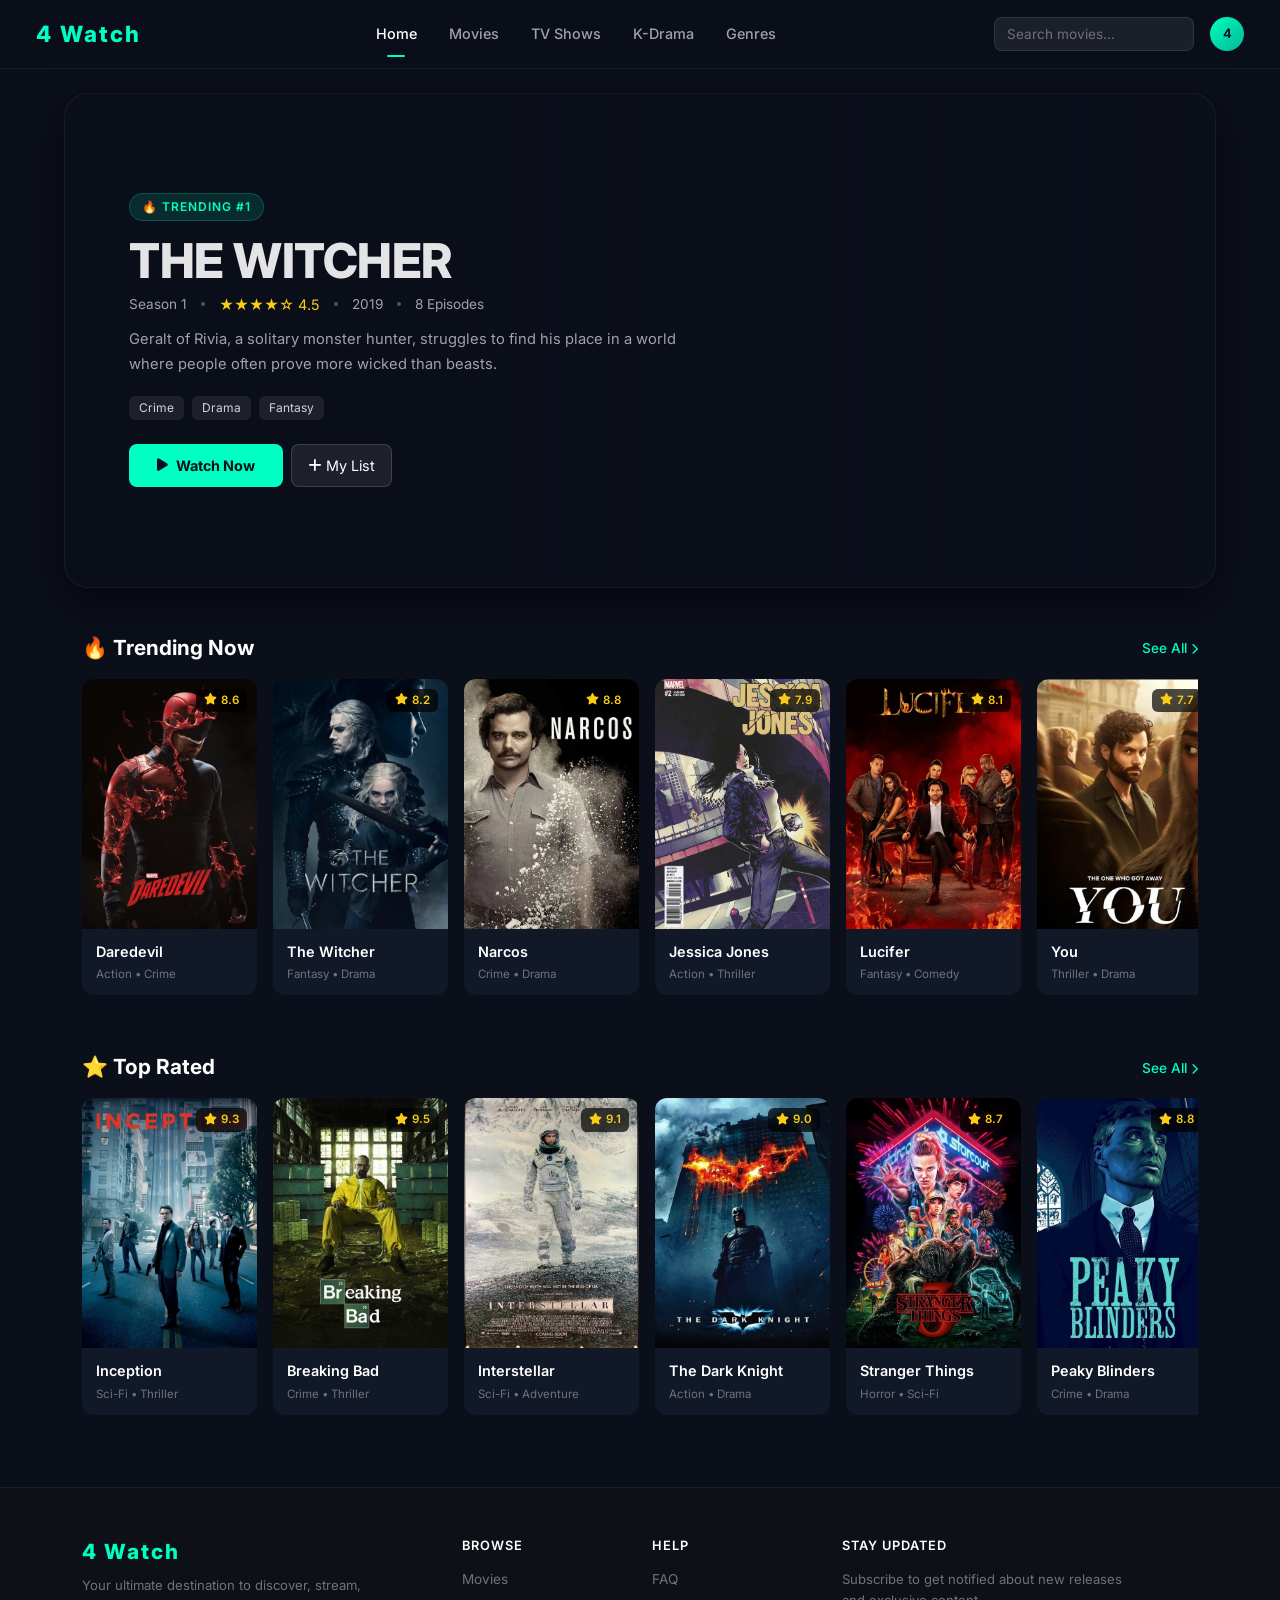
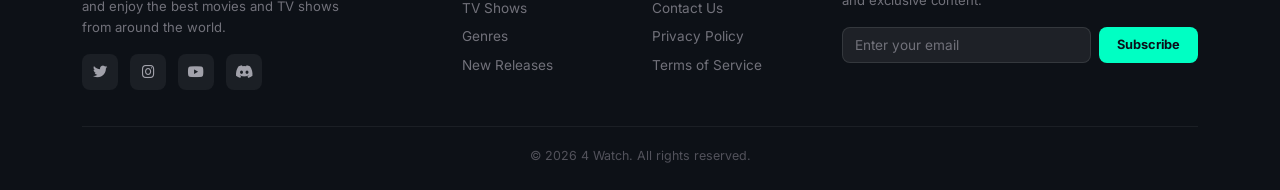
<file: index.html>
<!doctype html>
<html lang="en">
  <head>
    <meta charset="UTF-8" />
    <meta name="viewport" content="width=device-width, initial-scale=1.0" />
    <title>4 Watch — Stream Movies & TV Shows</title>
    <meta
      name="description"
      content="4 Watch — Your ultimate destination to stream movies and TV shows."
    />

    <!-- Google Font -->
    <link rel="preconnect" href="https://fonts.googleapis.com" />
    <link
      href="https://fonts.googleapis.com/css2?family=Inter:wght@400;500;600;700;800&display=swap"
      rel="stylesheet"
    />

    <!-- Bootstrap -->
    <link
      href="https://cdn.jsdelivr.net/npm/bootstrap@5.3.0/dist/css/bootstrap.min.css"
      rel="stylesheet"
    />

    <!-- Font Awesome -->
    <link
      rel="stylesheet"
      href="https://cdnjs.cloudflare.com/ajax/libs/font-awesome/6.5.0/css/all.min.css"
    />

    <style>
      * {
        box-sizing: border-box;
      }

      body {
        background-color: #0b0f1a;
        color: #e4e4e7;
        font-family: "Inter", "Segoe UI", sans-serif;
        margin: 0;
        overflow-x: hidden;
      }

      /* ===== NAVBAR ===== */
      .navbar {
        background: rgba(11, 15, 26, 0.85);
        backdrop-filter: blur(14px);
        -webkit-backdrop-filter: blur(14px);
        border-bottom: 1px solid rgba(255, 255, 255, 0.06);
        padding: 0.75rem 1.5rem;
        position: sticky;
        top: 0;
        z-index: 1000;
      }
      .navbar-brand {
        color: #00ffc3 !important;
        font-weight: 800;
        font-size: 1.4rem;
        letter-spacing: 2px;
      }
      .nav-link {
        color: #a1a1aa !important;
        font-weight: 500;
        font-size: 0.9rem;
        transition: color 0.25s;
        position: relative;
      }
      .nav-link:hover,
      .nav-link.active {
        color: #fff !important;
      }
      .nav-link.active::after {
        content: "";
        position: absolute;
        bottom: -4px;
        left: 50%;
        transform: translateX(-50%);
        width: 18px;
        height: 2px;
        background: #00ffc3;
        border-radius: 2px;
      }
      .nav-search {
        background: rgba(255, 255, 255, 0.07);
        border: 1px solid rgba(255, 255, 255, 0.1);
        border-radius: 8px;
        padding: 6px 12px;
        color: #fff;
        font-size: 0.85rem;
        width: 200px;
        transition:
          border-color 0.3s,
          width 0.3s;
      }
      .nav-search::placeholder {
        color: #71717a;
      }
      .nav-search:focus {
        outline: none;
        border-color: #00ffc3;
        width: 240px;
      }
      .nav-avatar {
        width: 34px;
        height: 34px;
        border-radius: 50%;
        background: linear-gradient(135deg, #00ffc3, #00b894);
        display: flex;
        align-items: center;
        justify-content: center;
        font-weight: 700;
        font-size: 0.8rem;
        color: #0b0f1a;
        cursor: pointer;
      }

      /* ===== HERO ===== */
      .hero {
        min-height: 55vh;
        background:
          linear-gradient(
            to right,
            rgba(11, 15, 26, 0.95) 35%,
            rgba(11, 15, 26, 0.3)
          ),
          url("https://images.unsplash.com/photo-1606112219348-204d7d8b94ee");
        background-size: cover;
        background-position: center;
        display: flex;
        align-items: center;
        padding: 0 5%;
        margin: 24px 5%;
        border-radius: 24px;
        box-shadow: 0 15px 40px rgba(0, 0, 0, 0.5);
        border: 1px solid rgba(255, 255, 255, 0.05);
      }
      .hero-content {
        max-width: 560px;
      }
      .hero-badge {
        display: inline-block;
        background: rgba(0, 255, 195, 0.12);
        color: #00ffc3;
        font-size: 0.75rem;
        font-weight: 600;
        padding: 4px 12px;
        border-radius: 20px;
        letter-spacing: 1px;
        text-transform: uppercase;
        margin-bottom: 14px;
        border: 1px solid rgba(0, 255, 195, 0.2);
      }
      .hero h1 {
        font-size: 3rem;
        font-weight: 800;
        letter-spacing: -0.5px;
        line-height: 1.1;
        margin-bottom: 6px;
      }
      .hero-meta {
        display: flex;
        align-items: center;
        gap: 14px;
        font-size: 0.85rem;
        color: #a1a1aa;
        margin-bottom: 10px;
        flex-wrap: wrap;
      }
      .hero-meta .dot {
        width: 4px;
        height: 4px;
        border-radius: 50%;
        background: #52525b;
      }
      .rating {
        color: #facc15;
        font-size: 0.9rem;
      }
      .hero-desc {
        color: #a1a1aa;
        font-size: 0.92rem;
        line-height: 1.65;
        margin-top: 12px;
        margin-bottom: 20px;
      }
      .btn-play {
        background: #00ffc3;
        border: none;
        color: #0b0f1a;
        font-weight: 700;
        padding: 10px 28px;
        border-radius: 8px;
        font-size: 0.9rem;
        display: inline-flex;
        align-items: center;
        gap: 8px;
        transition:
          transform 0.2s,
          box-shadow 0.3s;
      }
      .btn-play:hover {
        transform: translateY(-2px);
        box-shadow: 0 0 20px rgba(0, 255, 195, 0.35);
      }
      .btn-add {
        background: rgba(255, 255, 255, 0.08);
        border: 1px solid rgba(255, 255, 255, 0.15);
        color: #fff;
        padding: 10px 16px;
        border-radius: 8px;
        font-size: 0.9rem;
        transition: background 0.25s;
      }
      .btn-add:hover {
        background: rgba(255, 255, 255, 0.15);
        color: #fff;
      }

      /* ===== SECTION HEADERS ===== */
      .section-header {
        display: flex;
        justify-content: space-between;
        align-items: center;
        margin-bottom: 18px;
      }
      .section-title {
        font-size: 1.3rem;
        font-weight: 700;
        color: #fff;
        margin: 0;
      }
      .see-all {
        color: #00ffc3;
        font-size: 0.85rem;
        font-weight: 500;
        text-decoration: none;
        transition: opacity 0.2s;
      }
      .see-all:hover {
        opacity: 0.7;
        color: #00ffc3;
      }

      /* ===== MOVIE CARDS ===== */
      .movie-card {
        background: #111827;
        border-radius: 12px;
        overflow: hidden;
        transition:
          transform 0.3s,
          box-shadow 0.3s;
        min-width: 175px;
        cursor: pointer;
        position: relative;
      }
      .movie-card:hover {
        transform: translateY(-6px);
        box-shadow: 0 12px 30px rgba(0, 0, 0, 0.5);
      }
      .movie-card img {
        width: 100%;
        height: 250px;
        object-fit: cover;
        display: block;
      }
      .card-overlay {
        position: absolute;
        top: 0;
        left: 0;
        right: 0;
        bottom: 0;
        background: linear-gradient(
          to top,
          rgba(17, 24, 39, 0.95) 0%,
          transparent 50%
        );
        opacity: 0;
        transition: opacity 0.3s;
        display: flex;
        align-items: flex-end;
        padding: 14px;
      }
      .movie-card:hover .card-overlay {
        opacity: 1;
      }
      .card-rating {
        position: absolute;
        top: 10px;
        right: 10px;
        background: rgba(0, 0, 0, 0.7);
        backdrop-filter: blur(6px);
        color: #facc15;
        font-size: 0.72rem;
        font-weight: 600;
        padding: 3px 8px;
        border-radius: 6px;
        display: flex;
        align-items: center;
        gap: 4px;
      }
      .movie-info {
        padding: 12px 14px;
      }
      .movie-title {
        font-size: 0.9rem;
        font-weight: 600;
        color: #fff;
        margin-bottom: 4px;
      }
      .movie-genre {
        font-size: 0.72rem;
        color: #71717a;
      }

      /* ===== SCROLL ROW ===== */
      .scroll-row {
        overflow-x: auto;
        display: flex;
        gap: 16px;
        padding-bottom: 12px;
        scroll-behavior: smooth;
      }
      .scroll-row::-webkit-scrollbar {
        height: 4px;
      }
      .scroll-row::-webkit-scrollbar-track {
        background: transparent;
      }
      .scroll-row::-webkit-scrollbar-thumb {
        background: #00ffc3;
        border-radius: 4px;
      }

      /* ===== FOOTER ===== */
      footer {
        background: #0d1117;
        border-top: 1px solid rgba(255, 255, 255, 0.06);
        padding: 48px 0 24px;
        margin-top: 60px;
      }
      .footer-brand {
        font-size: 1.3rem;
        font-weight: 800;
        color: #00ffc3;
        letter-spacing: 2px;
        margin-bottom: 8px;
      }
      .footer-desc {
        color: #71717a;
        font-size: 0.82rem;
        max-width: 280px;
        line-height: 1.6;
      }
      .footer-heading {
        font-size: 0.8rem;
        font-weight: 600;
        color: #fff;
        text-transform: uppercase;
        letter-spacing: 1px;
        margin-bottom: 14px;
      }
      .footer-link {
        display: block;
        color: #71717a;
        text-decoration: none;
        font-size: 0.85rem;
        margin-bottom: 8px;
        transition: color 0.2s;
      }
      .footer-link:hover {
        color: #00ffc3;
      }
      .social-icon {
        width: 36px;
        height: 36px;
        border-radius: 8px;
        background: rgba(255, 255, 255, 0.06);
        display: inline-flex;
        align-items: center;
        justify-content: center;
        color: #a1a1aa;
        font-size: 0.9rem;
        transition:
          background 0.25s,
          color 0.25s;
        text-decoration: none;
        margin-right: 8px;
      }
      .social-icon:hover {
        background: #00ffc3;
        color: #0b0f1a;
      }
      .footer-bottom {
        border-top: 1px solid rgba(255, 255, 255, 0.06);
        padding-top: 20px;
        margin-top: 36px;
        text-align: center;
        color: #52525b;
        font-size: 0.78rem;
      }

      /* ===== ANIMATIONS ===== */
      @keyframes fadeInUp {
        from {
          opacity: 0;
          transform: translateY(20px);
        }
        to {
          opacity: 1;
          transform: translateY(0);
        }
      }
      .fade-in-up {
        animation: fadeInUp 0.6s ease forwards;
      }
      .delay-1 {
        animation-delay: 0.1s;
      }
      .delay-2 {
        animation-delay: 0.2s;
      }
      .delay-3 {
        animation-delay: 0.3s;
      }
    </style>
  </head>

  <body>
    <!-- NAVBAR -->
    <nav class="navbar navbar-expand-lg navbar-dark">
      <div class="container-fluid">
        <a class="navbar-brand" href="#">4 Watch</a>

        <button
          class="navbar-toggler border-0"
          type="button"
          data-bs-toggle="collapse"
          data-bs-target="#mainNav"
        >
          <span class="navbar-toggler-icon"></span>
        </button>

        <div class="collapse navbar-collapse" id="mainNav">
          <ul class="navbar-nav mx-auto gap-3">
            <li class="nav-item">
              <a class="nav-link active" href="#">Home</a>
            </li>
            <li class="nav-item">
              <a class="nav-link" href="movies.html">Movies</a>
            </li>
            <li class="nav-item">
              <a class="nav-link" href="tvshows.html">TV Shows</a>
            </li>
            <li class="nav-item">
              <a class="nav-link" href="kdrama.html">K-Drama</a>
            </li>
            <li class="nav-item">
              <a class="nav-link" href="genres.html">Genres</a>
            </li>
          </ul>

          <div class="d-flex align-items-center gap-3 mt-3 mt-lg-0">
            <input
              type="text"
              class="nav-search d-none d-lg-block"
              placeholder="Search movies..."
            />
            <div class="nav-avatar">4</div>
          </div>
        </div>
      </div>
    </nav>

    <!-- HERO SECTION -->
    <section class="hero">
      <div class="hero-content">
        <span class="hero-badge fade-in-up">🔥 Trending #1</span>
        <h1 class="fade-in-up delay-1">THE WITCHER</h1>

        <div class="hero-meta fade-in-up delay-2">
          <span>Season 1</span>
          <span class="dot"></span>
          <span class="rating">★★★★☆ 4.5</span>
          <span class="dot"></span>
          <span>2019</span>
          <span class="dot"></span>
          <span>8 Episodes</span>
        </div>

        <p class="hero-desc fade-in-up delay-2">
          Geralt of Rivia, a solitary monster hunter, struggles to find his
          place in a world where people often prove more wicked than beasts.
        </p>

        <div
          class="hero-meta fade-in-up delay-2"
          style="gap: 8px; margin-bottom: 0"
        >
          <span
            style="
              background: rgba(255, 255, 255, 0.08);
              padding: 3px 10px;
              border-radius: 6px;
              font-size: 0.75rem;
              color: #d4d4d8;
            "
            >Crime</span
          >
          <span
            style="
              background: rgba(255, 255, 255, 0.08);
              padding: 3px 10px;
              border-radius: 6px;
              font-size: 0.75rem;
              color: #d4d4d8;
            "
            >Drama</span
          >
          <span
            style="
              background: rgba(255, 255, 255, 0.08);
              padding: 3px 10px;
              border-radius: 6px;
              font-size: 0.75rem;
              color: #d4d4d8;
            "
            >Fantasy</span
          >
        </div>

        <div class="d-flex gap-2 mt-4 fade-in-up delay-3">
          <button class="btn btn-play">
            <i class="fas fa-play"></i> Watch Now
          </button>
          <button class="btn btn-add">
            <i class="fas fa-plus"></i> My List
          </button>
        </div>
      </div>
    </section>

    <!-- TRENDING NOW -->
    <div class="container mt-5">
      <div class="section-header">
        <h2 class="section-title">🔥 Trending Now</h2>
        <a href="#" class="see-all"
          >See All <i class="fas fa-chevron-right" style="font-size: 0.7rem"></i
        ></a>
      </div>
      <div class="scroll-row">
        <div class="movie-card">
          <img src="assets/images/daredevil.webp" alt="Daredevil" />
          <span class="card-rating"><i class="fas fa-star"></i> 8.6</span>
          <div class="card-overlay"></div>
          <div class="movie-info">
            <div class="movie-title">Daredevil</div>
            <div class="movie-genre">Action • Crime</div>
          </div>
        </div>

        <div class="movie-card">
          <img src="assets/images/thewitcher.jpg" alt="The Witcher" />
          <span class="card-rating"><i class="fas fa-star"></i> 8.2</span>
          <div class="card-overlay"></div>
          <div class="movie-info">
            <div class="movie-title">The Witcher</div>
            <div class="movie-genre">Fantasy • Drama</div>
          </div>
        </div>

        <div class="movie-card">
          <img src="assets/images/narcos.jpg" alt="Narcos" />
          <span class="card-rating"><i class="fas fa-star"></i> 8.8</span>
          <div class="card-overlay"></div>
          <div class="movie-info">
            <div class="movie-title">Narcos</div>
            <div class="movie-genre">Crime • Drama</div>
          </div>
        </div>

        <div class="movie-card">
          <img src="assets/images/jessicajones.jpg" alt="Jessica Jones" />
          <span class="card-rating"><i class="fas fa-star"></i> 7.9</span>
          <div class="card-overlay"></div>
          <div class="movie-info">
            <div class="movie-title">Jessica Jones</div>
            <div class="movie-genre">Action • Thriller</div>
          </div>
        </div>

        <div class="movie-card">
          <img src="assets/images/lucifer.jpg" alt="Lucifer" />
          <span class="card-rating"><i class="fas fa-star"></i> 8.1</span>
          <div class="card-overlay"></div>
          <div class="movie-info">
            <div class="movie-title">Lucifer</div>
            <div class="movie-genre">Fantasy • Comedy</div>
          </div>
        </div>

        <div class="movie-card">
          <img src="assets/images/you.jpg" alt="You" />
          <span class="card-rating"><i class="fas fa-star"></i> 7.7</span>
          <div class="card-overlay"></div>
          <div class="movie-info">
            <div class="movie-title">You</div>
            <div class="movie-genre">Thriller • Drama</div>
          </div>
        </div>

        <div class="movie-card">
          <img src="assets/images/thecrown.jpg" alt="The Crown" />
          <span class="card-rating"><i class="fas fa-star"></i> 8.7</span>
          <div class="card-overlay"></div>
          <div class="movie-info">
            <div class="movie-title">The Crown</div>
            <div class="movie-genre">Biography • History</div>
          </div>
        </div>
      </div>
    </div>

    <!-- TOP RATED -->
    <div class="container mt-5">
      <div class="section-header">
        <h2 class="section-title">⭐ Top Rated</h2>
        <a href="#" class="see-all"
          >See All <i class="fas fa-chevron-right" style="font-size: 0.7rem"></i
        ></a>
      </div>
      <div class="scroll-row">
        <div class="movie-card">
          <img src="assets/images/inception.webp" alt="Inception" />
          <span class="card-rating"><i class="fas fa-star"></i> 9.3</span>
          <div class="card-overlay"></div>
          <div class="movie-info">
            <div class="movie-title">Inception</div>
            <div class="movie-genre">Sci-Fi • Thriller</div>
          </div>
        </div>

        <div class="movie-card">
          <img src="assets/images/breaking-bad.jpg" alt="Breaking Bad" />
          <span class="card-rating"><i class="fas fa-star"></i> 9.5</span>
          <div class="card-overlay"></div>
          <div class="movie-info">
            <div class="movie-title">Breaking Bad</div>
            <div class="movie-genre">Crime • Thriller</div>
          </div>
        </div>

        <div class="movie-card">
          <img src="assets/images/interstellar.jpg" alt="Interstellar" />
          <span class="card-rating"><i class="fas fa-star"></i> 9.1</span>
          <div class="card-overlay"></div>
          <div class="movie-info">
            <div class="movie-title">Interstellar</div>
            <div class="movie-genre">Sci-Fi • Adventure</div>
          </div>
        </div>

        <div class="movie-card">
          <img src="assets/images/thedarkknight.jpg" alt="The Dark Knight" />
          <span class="card-rating"><i class="fas fa-star"></i> 9.0</span>
          <div class="card-overlay"></div>
          <div class="movie-info">
            <div class="movie-title">The Dark Knight</div>
            <div class="movie-genre">Action • Drama</div>
          </div>
        </div>

        <div class="movie-card">
          <img src="assets/images/strangerthings.webp" alt="Stranger Things" />
          <span class="card-rating"><i class="fas fa-star"></i> 8.7</span>
          <div class="card-overlay"></div>
          <div class="movie-info">
            <div class="movie-title">Stranger Things</div>
            <div class="movie-genre">Horror • Sci-Fi</div>
          </div>
        </div>

        <div class="movie-card">
          <img src="assets/images/peakyblinders.webp" alt="Peaky Blinders" />
          <span class="card-rating"><i class="fas fa-star"></i> 8.8</span>
          <div class="card-overlay"></div>
          <div class="movie-info">
            <div class="movie-title">Peaky Blinders</div>
            <div class="movie-genre">Crime • Drama</div>
          </div>
        </div>
        <div class="movie-card">
          <img src="assets/images/comic8.jpg" alt="Comic 8" />
          <span class="card-rating"><i class="fas fa-star"></i> 8.8</span>
          <div class="card-overlay"></div>
          <div class="movie-info">
            <div class="movie-title">Comic 8</div>
            <div class="movie-genre">Comedy • Action</div>
          </div>
        </div>
      </div>
    </div>

    <!-- FOOTER -->
    <footer>
      <div class="container">
        <div class="row g-4">
          <div class="col-lg-4 col-md-6">
            <div class="footer-brand">4 Watch</div>
            <p class="footer-desc">
              Your ultimate destination to discover, stream, and enjoy the best
              movies and TV shows from around the world.
            </p>
            <div class="mt-3">
              <a href="#" class="social-icon"><i class="fab fa-twitter"></i></a>
              <a href="#" class="social-icon"
                ><i class="fab fa-instagram"></i
              ></a>
              <a href="#" class="social-icon"><i class="fab fa-youtube"></i></a>
              <a href="#" class="social-icon"><i class="fab fa-discord"></i></a>
            </div>
          </div>
          <div class="col-lg-2 col-md-6 col-6">
            <div class="footer-heading">Browse</div>
            <a href="#" class="footer-link">Movies</a>
            <a href="#" class="footer-link">TV Shows</a>
            <a href="#" class="footer-link">Genres</a>
            <a href="#" class="footer-link">New Releases</a>
          </div>
          <div class="col-lg-2 col-md-6 col-6">
            <div class="footer-heading">Help</div>
            <a href="#" class="footer-link">FAQ</a>
            <a href="#" class="footer-link">Contact Us</a>
            <a href="#" class="footer-link">Privacy Policy</a>
            <a href="#" class="footer-link">Terms of Service</a>
          </div>
          <div class="col-lg-4 col-md-6">
            <div class="footer-heading">Stay Updated</div>
            <p class="footer-desc">
              Subscribe to get notified about new releases and exclusive
              content.
            </p>
            <div class="d-flex gap-2 mt-2">
              <input
                id="subscribeInput"
                type="email"
                class="nav-search flex-grow-1"
                placeholder="Enter your email"
                style="width: auto"
              />
              <button
                id="subscribeBtn"
                class="btn btn-play"
                style="padding: 8px 18px; font-size: 0.8rem"
              >
                Subscribe
              </button>
            </div>
          </div>
        </div>
        <div class="footer-bottom">© 2026 4 Watch. All rights reserved.</div>
      </div>
    </footer>

    <!-- SCRIPTS -->
    <script src="https://cdn.jsdelivr.net/npm/bootstrap@5.3.0/dist/js/bootstrap.bundle.min.js"></script>
    <script>
      // DOM = Mengakses HTML
      const movieCards = document.querySelectorAll(".movie-card");
      const subscribeInput = document.getElementById("subscribeInput");
      const subscribeBtn = document.getElementById("subscribeBtn");

      // Function = Menjalankan perintah
      function handleSubscribe(event) {
        // Event = Menangkap aksi user
        event.preventDefault(); // Mencegah form reload atau default button action

        // Form handling = Mengatur input user
        const emailValue = subscribeInput.value.trim();

        if (emailValue === "") {
          alert("Silakan masukkan email Anda untuk berlangganan!");
        } else if (!emailValue.includes("@")) {
          alert("Format email tidak valid!");
        } else {
          alert(`Terima kasih! Email ${emailValue} berhasil didaftarkan.`);
          subscribeInput.value = ""; // Mengosongkan input form
        }
      }

      function handleMovieClick(title) {
        alert("Memilih film: " + title);
      }

      // Event = Menambahkan event listener ke elemen
      if (subscribeBtn) {
        subscribeBtn.addEventListener("click", handleSubscribe);
      }

      movieCards.forEach((card) => {
        card.addEventListener("click", () => {
          const title = card.querySelector(".movie-title").innerText;
          handleMovieClick(title);
        });
      });
    </script>
  </body>
</html>
</file>
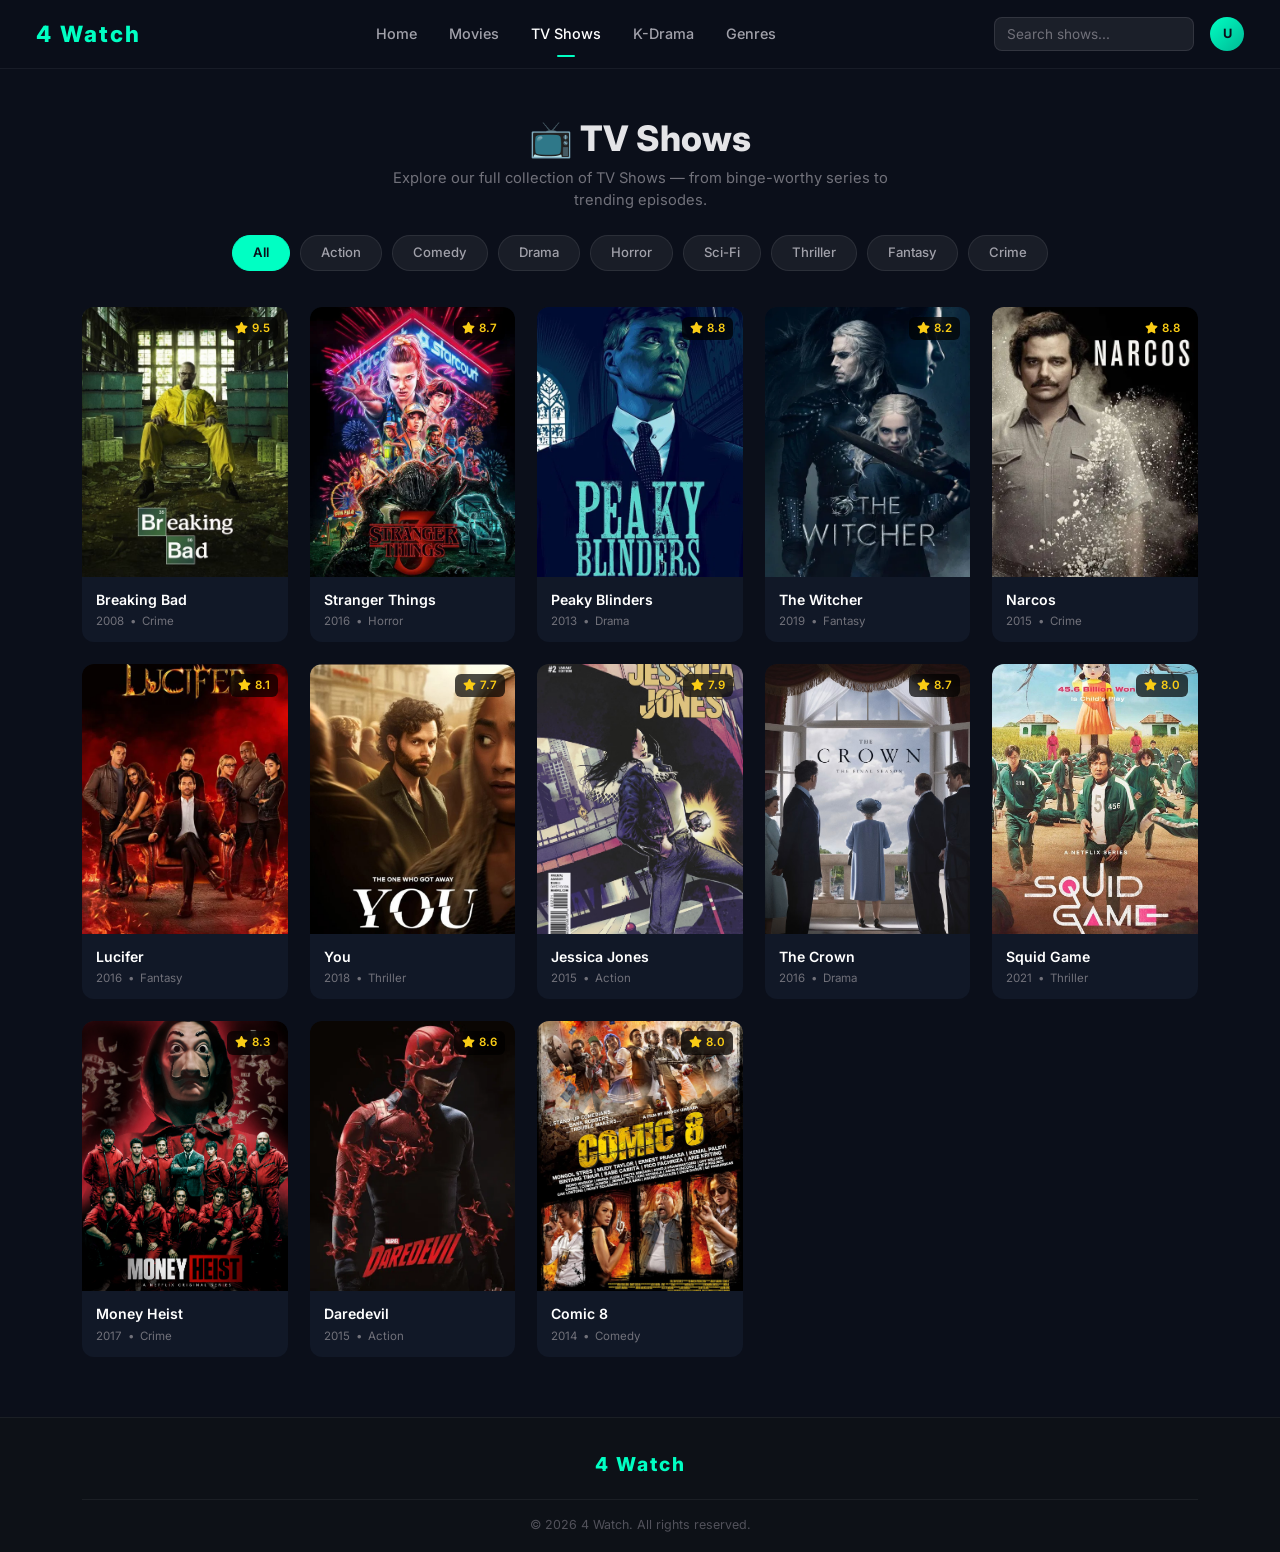
<file: tvshows.html>
<!doctype html>
<html lang="en">
  <head>
    <meta charset="UTF-8" />
    <meta name="viewport" content="width=device-width, initial-scale=1.0" />
    <title>TV Shows — 4 Watch</title>
    <meta name="description" content="Browse all TV Shows on 4 Watch." />
    <link rel="preconnect" href="https://fonts.googleapis.com" />
    <link
      href="https://fonts.googleapis.com/css2?family=Inter:wght@400;500;600;700;800&display=swap"
      rel="stylesheet"
    />
    <link
      href="https://cdn.jsdelivr.net/npm/bootstrap@5.3.0/dist/css/bootstrap.min.css"
      rel="stylesheet"
    />
    <link
      rel="stylesheet"
      href="https://cdnjs.cloudflare.com/ajax/libs/font-awesome/6.5.0/css/all.min.css"
    />
    <style>
      * {
        box-sizing: border-box;
      }
      body {
        background: #0b0f1a;
        color: #e4e4e7;
        font-family: "Inter", "Segoe UI", sans-serif;
        margin: 0;
      }
      .navbar {
        background: rgba(11, 15, 26, 0.85);
        backdrop-filter: blur(14px);
        border-bottom: 1px solid rgba(255, 255, 255, 0.06);
        padding: 0.75rem 1.5rem;
        position: sticky;
        top: 0;
        z-index: 1000;
      }
      .navbar-brand {
        color: #00ffc3 !important;
        font-weight: 800;
        font-size: 1.4rem;
        letter-spacing: 2px;
      }
      .nav-link {
        color: #a1a1aa !important;
        font-weight: 500;
        font-size: 0.9rem;
        transition: color 0.25s;
        position: relative;
      }
      .nav-link:hover,
      .nav-link.active {
        color: #fff !important;
      }
      .nav-link.active::after {
        content: "";
        position: absolute;
        bottom: -4px;
        left: 50%;
        transform: translateX(-50%);
        width: 18px;
        height: 2px;
        background: #00ffc3;
        border-radius: 2px;
      }
      .nav-search {
        background: rgba(255, 255, 255, 0.07);
        border: 1px solid rgba(255, 255, 255, 0.1);
        border-radius: 8px;
        padding: 6px 12px;
        color: #fff;
        font-size: 0.85rem;
        width: 200px;
        transition:
          border-color 0.3s,
          width 0.3s;
      }
      .nav-search::placeholder {
        color: #71717a;
      }
      .nav-search:focus {
        outline: none;
        border-color: #00ffc3;
        width: 240px;
      }
      .nav-avatar {
        width: 34px;
        height: 34px;
        border-radius: 50%;
        background: linear-gradient(135deg, #00ffc3, #00b894);
        display: flex;
        align-items: center;
        justify-content: center;
        font-weight: 700;
        font-size: 0.8rem;
        color: #0b0f1a;
        cursor: pointer;
      }

      .page-header {
        padding: 48px 0 24px;
        text-align: center;
      }
      .page-header h1 {
        font-size: 2.2rem;
        font-weight: 800;
        margin-bottom: 8px;
      }
      .page-header p {
        color: #71717a;
        font-size: 0.92rem;
        max-width: 500px;
        margin: 0 auto;
      }

      .filter-bar {
        display: flex;
        gap: 10px;
        justify-content: center;
        flex-wrap: wrap;
        margin-bottom: 36px;
      }
      .filter-btn {
        background: rgba(255, 255, 255, 0.06);
        border: 1px solid rgba(255, 255, 255, 0.08);
        color: #a1a1aa;
        padding: 7px 20px;
        border-radius: 20px;
        font-size: 0.82rem;
        font-weight: 500;
        cursor: pointer;
        transition: all 0.25s;
      }
      .filter-btn:hover,
      .filter-btn.active {
        background: #00ffc3;
        color: #0b0f1a;
        border-color: #00ffc3;
        font-weight: 600;
      }

      .movie-grid {
        display: grid;
        grid-template-columns: repeat(auto-fill, minmax(190px, 1fr));
        gap: 22px;
      }
      .movie-card {
        background: #111827;
        border-radius: 12px;
        overflow: hidden;
        transition:
          transform 0.3s,
          box-shadow 0.3s;
        cursor: pointer;
        position: relative;
      }
      .movie-card:hover {
        transform: translateY(-6px);
        box-shadow: 0 12px 30px rgba(0, 0, 0, 0.5);
      }
      .movie-card img {
        width: 100%;
        height: 270px;
        object-fit: cover;
        display: block;
      }
      .card-rating {
        position: absolute;
        top: 10px;
        right: 10px;
        background: rgba(0, 0, 0, 0.7);
        backdrop-filter: blur(6px);
        color: #facc15;
        font-size: 0.72rem;
        font-weight: 600;
        padding: 3px 8px;
        border-radius: 6px;
        display: flex;
        align-items: center;
        gap: 4px;
      }
      .card-overlay {
        position: absolute;
        top: 0;
        left: 0;
        right: 0;
        bottom: 0;
        background: linear-gradient(
          to top,
          rgba(17, 24, 39, 0.95) 0%,
          transparent 50%
        );
        opacity: 0;
        transition: opacity 0.3s;
        display: flex;
        align-items: center;
        justify-content: center;
      }
      .movie-card:hover .card-overlay {
        opacity: 1;
      }
      .overlay-play {
        width: 44px;
        height: 44px;
        border-radius: 50%;
        background: #00ffc3;
        display: flex;
        align-items: center;
        justify-content: center;
        color: #0b0f1a;
        font-size: 1rem;
        box-shadow: 0 0 18px rgba(0, 255, 195, 0.3);
        margin-bottom: 40px;
      }
      .movie-info {
        padding: 12px 14px;
      }
      .movie-title {
        font-size: 0.88rem;
        font-weight: 600;
        color: #fff;
        margin-bottom: 3px;
      }
      .movie-meta {
        font-size: 0.72rem;
        color: #71717a;
        display: flex;
        align-items: center;
        gap: 6px;
      }

      .no-results {
        text-align: center;
        padding: 60px 0;
        color: #52525b;
        font-size: 1rem;
      }
      .no-results i {
        font-size: 2.5rem;
        margin-bottom: 12px;
        display: block;
        color: #333;
      }

      footer {
        background: #0d1117;
        border-top: 1px solid rgba(255, 255, 255, 0.06);
        padding: 32px 0 18px;
        margin-top: 60px;
      }
      .footer-brand {
        font-size: 1.2rem;
        font-weight: 800;
        color: #00ffc3;
        letter-spacing: 2px;
      }
      .footer-bottom {
        border-top: 1px solid rgba(255, 255, 255, 0.06);
        padding-top: 16px;
        margin-top: 20px;
        text-align: center;
        color: #52525b;
        font-size: 0.78rem;
      }
    </style>
  </head>
  <body>
    <nav class="navbar navbar-expand-lg navbar-dark">
      <div class="container-fluid">
        <a class="navbar-brand" href="index.html">4 Watch</a>
        <button
          class="navbar-toggler border-0"
          type="button"
          data-bs-toggle="collapse"
          data-bs-target="#mainNav"
        >
          <span class="navbar-toggler-icon"></span>
        </button>
        <div class="collapse navbar-collapse" id="mainNav">
          <ul class="navbar-nav mx-auto gap-3">
            <li class="nav-item">
              <a class="nav-link" href="index.html">Home</a>
            </li>
            <li class="nav-item">
              <a class="nav-link" href="movies.html">Movies</a>
            </li>
            <li class="nav-item">
              <a class="nav-link active" href="tvshows.html">TV Shows</a>
            </li>
            <li class="nav-item">
              <a class="nav-link" href="kdrama.html">K-Drama</a>
            </li>
            <li class="nav-item">
              <a class="nav-link" href="genres.html">Genres</a>
            </li>
          </ul>
          <div class="d-flex align-items-center gap-3 mt-3 mt-lg-0">
            <form id="searchForm" class="d-flex m-0">
              <input
                id="searchInput"
                type="text"
                class="nav-search d-none d-lg-block"
                placeholder="Search shows..."
              />
            </form>
            <div class="nav-avatar">U</div>
          </div>
        </div>
      </div>
    </nav>

    <div class="container">
      <div class="page-header">
        <h1 id="pageTitle">📺 TV Shows</h1>
        <p id="pageDesc">
          Explore our full collection of TV Shows — from binge-worthy series to
          trending episodes.
        </p>
      </div>
      <div class="filter-bar" id="filterBar">
        <button class="filter-btn active" data-genre="all">All</button>
        <button class="filter-btn" data-genre="action">Action</button>
        <button class="filter-btn" data-genre="comedy">Comedy</button>
        <button class="filter-btn" data-genre="drama">Drama</button>
        <button class="filter-btn" data-genre="horror">Horror</button>
        <button class="filter-btn" data-genre="sci-fi">Sci-Fi</button>
        <button class="filter-btn" data-genre="thriller">Thriller</button>
        <button class="filter-btn" data-genre="fantasy">Fantasy</button>
        <button class="filter-btn" data-genre="crime">Crime</button>
      </div>

      <div class="movie-grid" id="movieGrid"></div>
      <div class="no-results" id="noResults" style="display: none">
        <i class="fas fa-tv"></i>
        No TV shows found for this genre.
      </div>
    </div>

    <footer>
      <div class="container text-center">
        <div class="footer-brand">4 Watch</div>
        <div class="footer-bottom">© 2026 4 Watch. All rights reserved.</div>
      </div>
    </footer>

    <script src="https://cdn.jsdelivr.net/npm/bootstrap@5.3.0/dist/js/bootstrap.bundle.min.js"></script>
    <script>
      const shows = [
        {
          title: "Breaking Bad",
          year: "2008",
          genre: "crime",
          rating: "9.5",
          img: "assets/images/breaking-bad.jpg",
        },
        {
          title: "Stranger Things",
          year: "2016",
          genre: "horror",
          rating: "8.7",
          img: "assets/images/strangerthings.webp",
        },
        {
          title: "Peaky Blinders",
          year: "2013",
          genre: "drama",
          rating: "8.8",
          img: "assets/images/peakyblinders.webp",
        },
        {
          title: "The Witcher",
          year: "2019",
          genre: "fantasy",
          rating: "8.2",
          img: "assets/images/thewitcher.jpg",
        },
        {
          title: "Narcos",
          year: "2015",
          genre: "crime",
          rating: "8.8",
          img: "assets/images/narcos.jpg",
        },
        {
          title: "Lucifer",
          year: "2016",
          genre: "fantasy",
          rating: "8.1",
          img: "assets/images/lucifer.jpg",
        },
        {
          title: "You",
          year: "2018",
          genre: "thriller",
          rating: "7.7",
          img: "assets/images/you.jpg",
        },
        {
          title: "Jessica Jones",
          year: "2015",
          genre: "action",
          rating: "7.9",
          img: "assets/images/jessicajones.jpg",
        },
        {
          title: "The Crown",
          year: "2016",
          genre: "drama",
          rating: "8.7",
          img: "assets/images/thecrown.jpg",
        },
        {
          title: "Squid Game",
          year: "2021",
          genre: "thriller",
          rating: "8.0",
          img: "assets/images/squidgame.jpg",
        },
        {
          title: "Money Heist",
          year: "2017",
          genre: "crime",
          rating: "8.3",
          img: "assets/images/moneyheist.jpg",
        },
        {
          title: "Daredevil",
          year: "2015",
          genre: "action",
          rating: "8.6",
          img: "assets/images/daredevil.webp",
        },
        {
          title: "Comic 8",
          year: "2014",
          genre: "comedy",
          rating: "8.0",
          img: "assets/images/comic8.jpg",
        },
      ];

      const grid = document.getElementById("movieGrid");
      const noResults = document.getElementById("noResults");
      const pageTitle = document.getElementById("pageTitle");
      const pageDesc = document.getElementById("pageDesc");

      function renderShows(genre) {
        const filtered =
          genre === "all" ? shows : shows.filter((m) => m.genre === genre);
        grid.innerHTML = "";
        if (filtered.length === 0) {
          noResults.style.display = "block";
          return;
        }
        noResults.style.display = "none";
        filtered.forEach((m) => {
          grid.innerHTML += `
            <div class="movie-card" onclick="alert('${m.title} selected!')">
              <img src="${m.img}" alt="${m.title}"/>
              <span class="card-rating"><i class="fas fa-star"></i> ${m.rating}</span>
              <div class="card-overlay"><div class="overlay-play"><i class="fas fa-play"></i></div></div>
              <div class="movie-info">
                <div class="movie-title">${m.title}</div>
                <div class="movie-meta"><span>${m.year}</span><span>•</span><span>${m.genre.charAt(0).toUpperCase() + m.genre.slice(1)}</span></div>
              </div>
            </div>`;
        });
      }

      const params = new URLSearchParams(window.location.search);
      const urlGenre = params.get("genre");
      let activeGenre = "all";

      if (urlGenre) {
        activeGenre = urlGenre.toLowerCase();
        const label =
          activeGenre.charAt(0).toUpperCase() + activeGenre.slice(1);
        pageTitle.textContent = "📺 " + label + " TV Shows";
        pageDesc.textContent =
          "Showing all TV shows in the " + label + " genre.";
      }

      document.querySelectorAll(".filter-btn").forEach((btn) => {
        btn.classList.remove("active");
        if (btn.dataset.genre === activeGenre) btn.classList.add("active");
        btn.addEventListener("click", () => {
          document
            .querySelectorAll(".filter-btn")
            .forEach((b) => b.classList.remove("active"));
          btn.classList.add("active");
          const g = btn.dataset.genre;
          renderShows(g);
          if (g === "all") {
            pageTitle.textContent = "📺 TV Shows";
            pageDesc.textContent =
              "Explore our full collection of TV Shows — from binge-worthy series to trending episodes.";
          } else {
            const l = g.charAt(0).toUpperCase() + g.slice(1);
            pageTitle.textContent = "📺 " + l + " TV Shows";
            pageDesc.textContent =
              "Showing all TV shows in the " + l + " genre.";
          }
        });
      });

      renderShows(activeGenre);

      // --- Implementasi DOM, Event, Function, dan Form Handling ---

      // DOM = Mengakses HTML
      const searchForm = document.getElementById("searchForm");
      const searchInput = document.getElementById("searchInput");

      // Function = Menjalankan perintah
      function handleShowSearch(event) {
        // Event = Menangkap aksi user (submit form)
        event.preventDefault();

        // Form handling = Mengatur input user
        const keyword = searchInput.value.trim();

        if (keyword === "") {
          alert("Form kosong! Masukkan judul TV Show untuk mencari.");
        } else {
          alert(`Fitur pencarian sedang memproses kata kunci: "${keyword}"`);
          searchInput.value = ""; // Mengosongkan form setelah submit
        }
      }

      // Event Listener
      if (searchForm) {
        searchForm.addEventListener("submit", handleShowSearch);
      }
    </script>
  </body>
</html>
</file>
